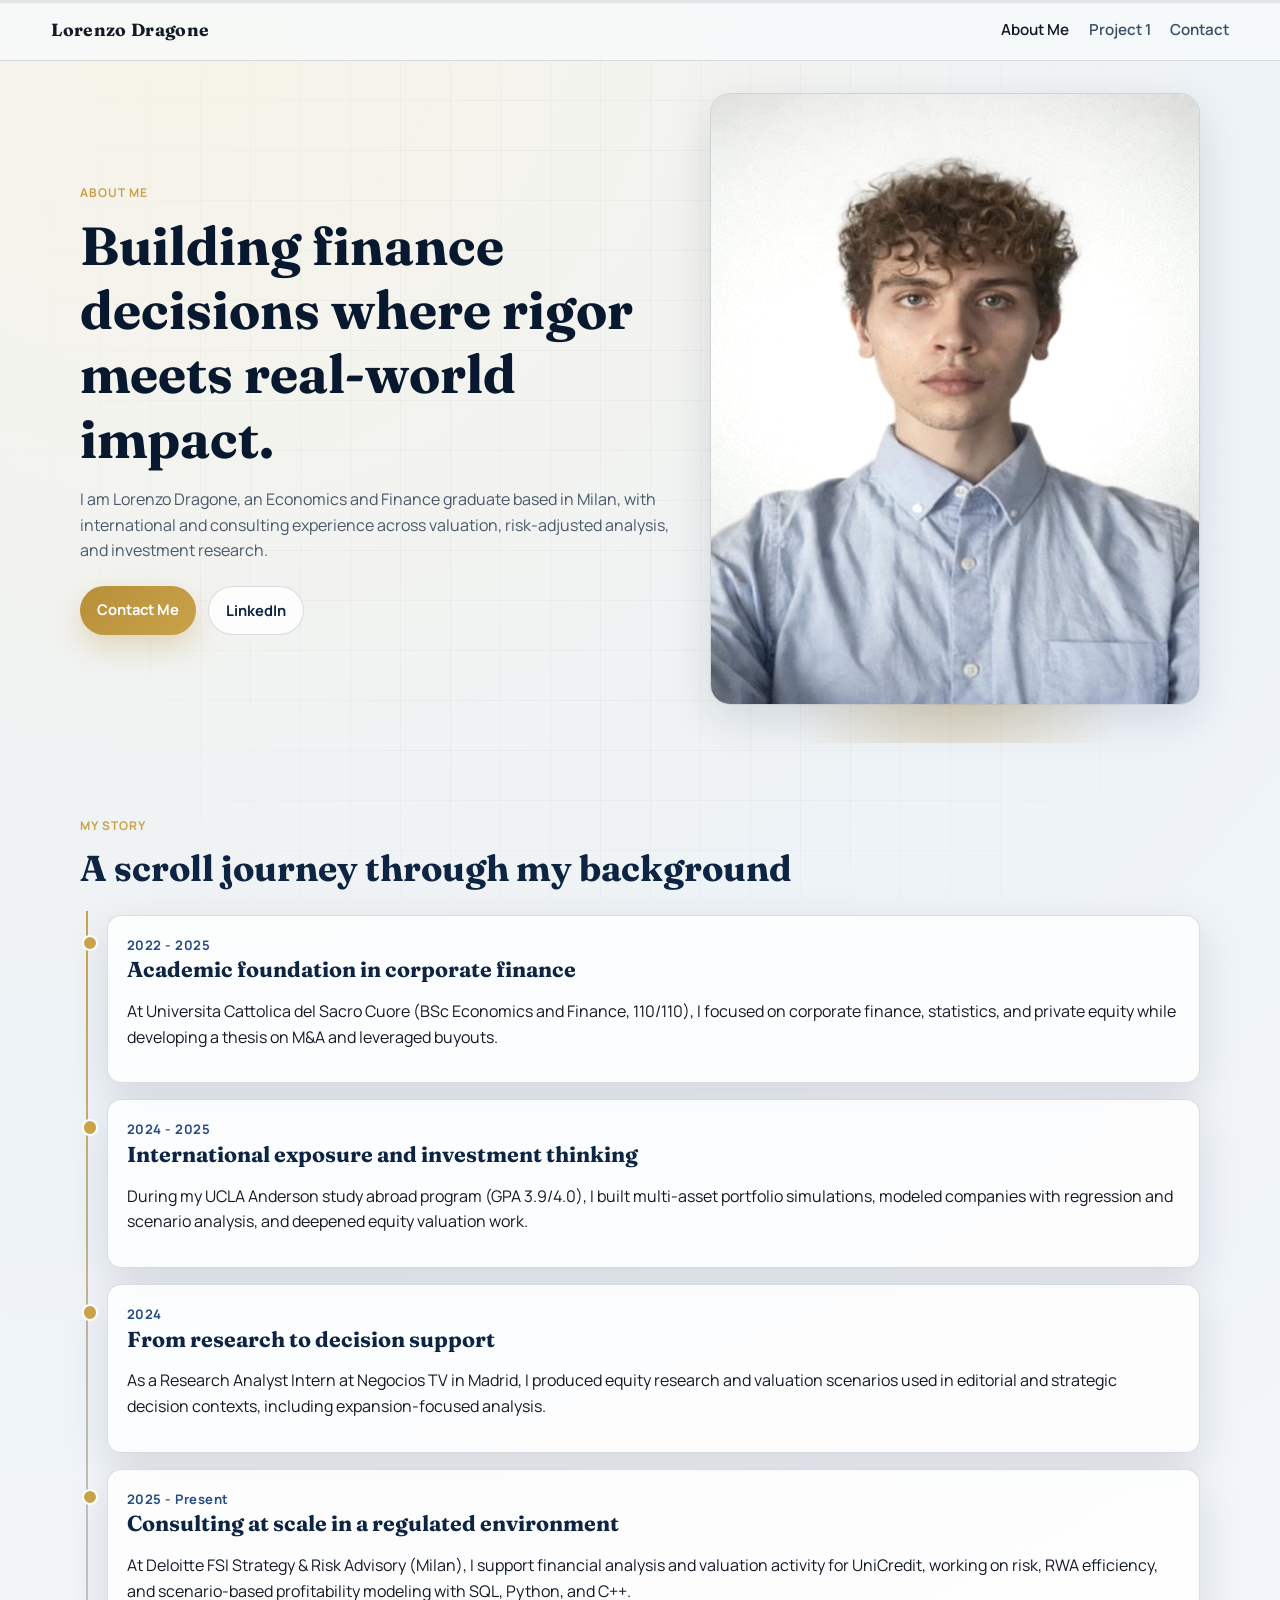
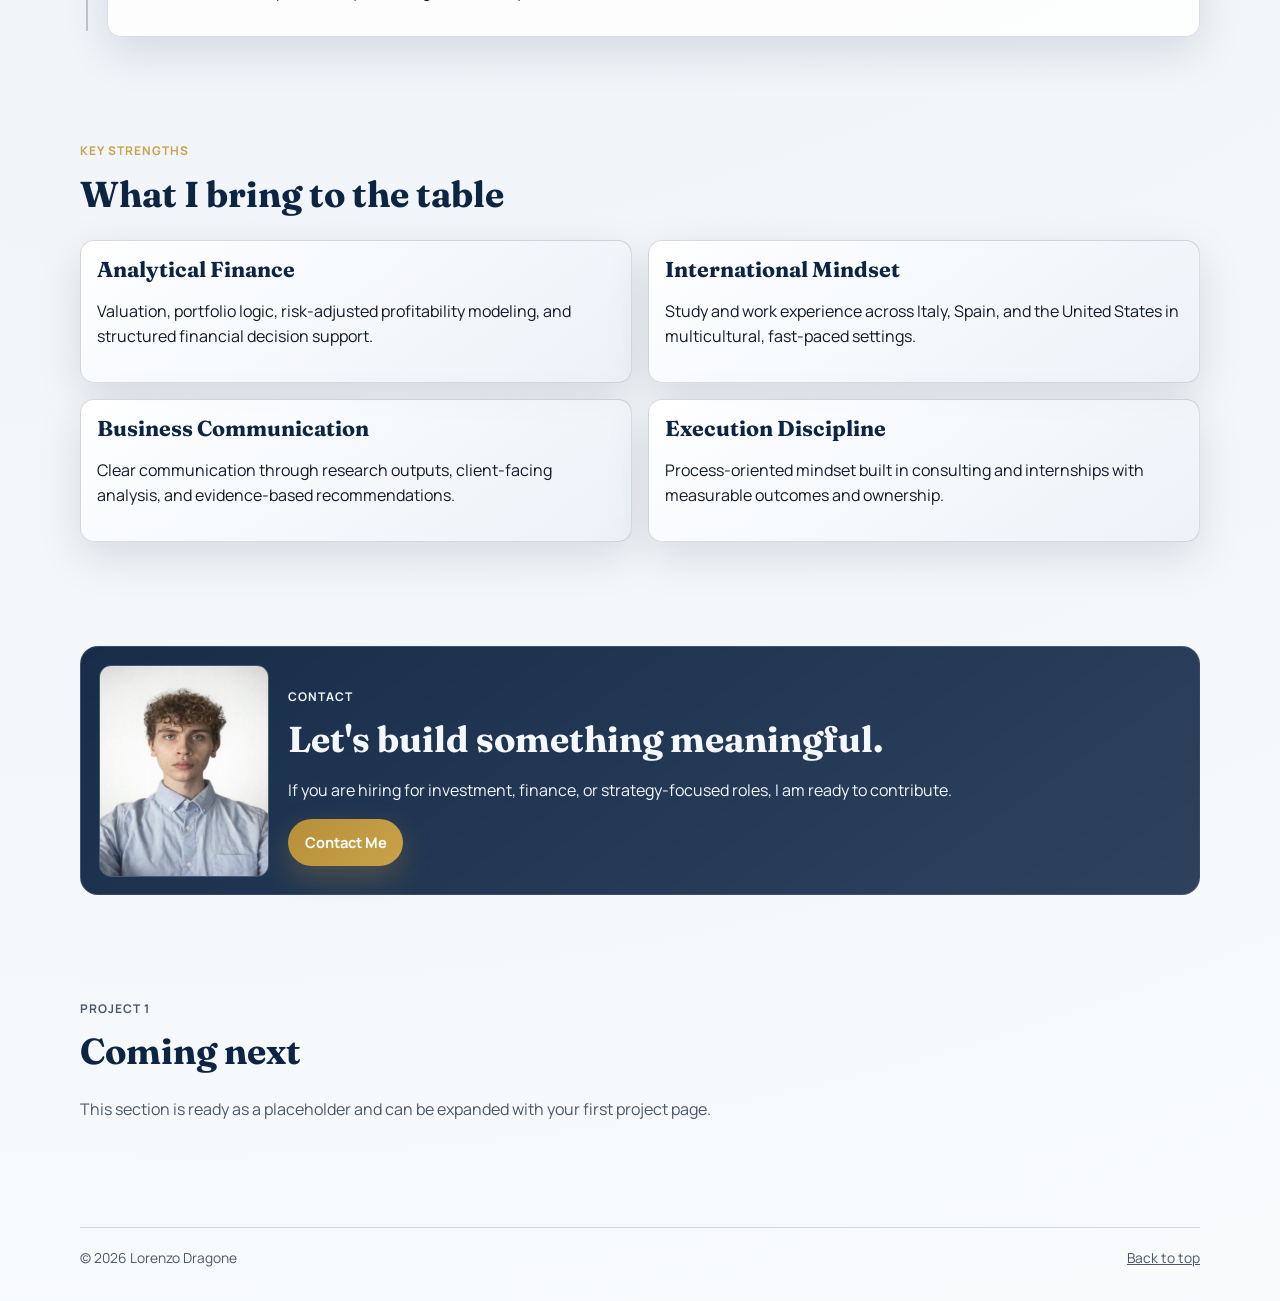
<file: index.html>
<!doctype html>
<html lang="en">
<head>
  <meta charset="UTF-8">
  <meta name="viewport" content="width=device-width, initial-scale=1.0">
  <meta name="description" content="Lorenzo Dragone | About Me">
  <title>Lorenzo Dragone | About Me</title>
  <link rel="preconnect" href="https://fonts.googleapis.com">
  <link rel="preconnect" href="https://fonts.gstatic.com" crossorigin>
  <link href="https://fonts.googleapis.com/css2?family=Fraunces:opsz,wght@9..144,600;9..144,700&family=Manrope:wght@400;500;600;700&display=swap" rel="stylesheet">
  <link rel="stylesheet" href="styles.css">
</head>
<body>
  <div class="bg-grid" aria-hidden="true"></div>
  <div class="progress-wrap" aria-hidden="true"><span id="scroll-progress"></span></div>

  <header class="site-header" id="top">
    <div class="brand">Lorenzo Dragone</div>
    <nav>
      <a href="#about" class="nav-link">About Me</a>
      <a href="#project-1" class="nav-link nav-project">Project 1</a>
      <a href="#contact" class="nav-link">Contact</a>
    </nav>
  </header>

  <main>
    <section class="hero" id="about">
      <div class="hero-copy reveal">
        <p class="eyebrow">About Me</p>
        <h1>Building finance decisions where rigor meets real-world impact.</h1>
        <p class="lead">
          I am Lorenzo Dragone, an Economics and Finance graduate based in Milan, with international and consulting experience across valuation,
          risk-adjusted analysis, and investment research.
        </p>
        <div class="hero-actions">
          <a class="btn-primary" href="mailto:dragonelorenzo5@gmail.com">Contact Me</a>
          <a class="btn-secondary" href="https://www.linkedin.com/in/lorenzo-dragone-a11a33207/" target="_blank" rel="noreferrer">LinkedIn</a>
        </div>
      </div>
      <figure class="hero-photo reveal">
        <img src="assets/images/lorenzo-hero.jpg" alt="Portrait of Lorenzo Dragone">
      </figure>
    </section>

    <section class="story" id="story">
      <div class="section-head reveal">
        <p class="eyebrow">My Story</p>
        <h2>A scroll journey through my background</h2>
      </div>

      <article class="story-step reveal" data-step>
        <span class="step-year">2022 - 2025</span>
        <h3>Academic foundation in corporate finance</h3>
        <p>
          At Universita Cattolica del Sacro Cuore (BSc Economics and Finance, 110/110), I focused on corporate finance, statistics, and private
          equity while developing a thesis on M&amp;A and leveraged buyouts.
        </p>
      </article>

      <article class="story-step reveal" data-step>
        <span class="step-year">2024 - 2025</span>
        <h3>International exposure and investment thinking</h3>
        <p>
          During my UCLA Anderson study abroad program (GPA 3.9/4.0), I built multi-asset portfolio simulations, modeled companies with regression and
          scenario analysis, and deepened equity valuation work.
        </p>
      </article>

      <article class="story-step reveal" data-step>
        <span class="step-year">2024</span>
        <h3>From research to decision support</h3>
        <p>
          As a Research Analyst Intern at Negocios TV in Madrid, I produced equity research and valuation scenarios used in editorial and strategic
          decision contexts, including expansion-focused analysis.
        </p>
      </article>

      <article class="story-step reveal" data-step>
        <span class="step-year">2025 - Present</span>
        <h3>Consulting at scale in a regulated environment</h3>
        <p>
          At Deloitte FSI Strategy &amp; Risk Advisory (Milan), I support financial analysis and valuation activity for UniCredit, working on risk,
          RWA efficiency, and scenario-based profitability modeling with SQL, Python, and C++.
        </p>
      </article>
    </section>

    <section class="strengths" id="strengths">
      <div class="section-head reveal">
        <p class="eyebrow">Key Strengths</p>
        <h2>What I bring to the table</h2>
      </div>

      <div class="card-grid">
        <article class="strength-card reveal">
          <h3>Analytical Finance</h3>
          <p>Valuation, portfolio logic, risk-adjusted profitability modeling, and structured financial decision support.</p>
        </article>
        <article class="strength-card reveal">
          <h3>International Mindset</h3>
          <p>Study and work experience across Italy, Spain, and the United States in multicultural, fast-paced settings.</p>
        </article>
        <article class="strength-card reveal">
          <h3>Business Communication</h3>
          <p>Clear communication through research outputs, client-facing analysis, and evidence-based recommendations.</p>
        </article>
        <article class="strength-card reveal">
          <h3>Execution Discipline</h3>
          <p>Process-oriented mindset built in consulting and internships with measurable outcomes and ownership.</p>
        </article>
      </div>
    </section>

    <section class="contact" id="contact">
      <div class="contact-panel reveal">
        <img src="assets/images/lorenzo-profile.jpg" alt="Lorenzo Dragone profile" class="contact-photo">
        <div>
          <p class="eyebrow">Contact</p>
          <h2>Let&apos;s build something meaningful.</h2>
          <p>If you are hiring for investment, finance, or strategy-focused roles, I am ready to contribute.</p>
          <a class="btn-primary" href="mailto:dragonelorenzo5@gmail.com">Contact Me</a>
        </div>
      </div>
    </section>

    <section class="project" id="project-1" aria-label="Project 1 placeholder">
      <div class="section-head reveal">
        <p class="eyebrow">Project 1</p>
        <h2>Coming next</h2>
      </div>
      <p class="reveal">This section is ready as a placeholder and can be expanded with your first project page.</p>
    </section>
  </main>

  <footer class="site-footer">
    <span>© 2026 Lorenzo Dragone</span>
    <a href="#top">Back to top</a>
  </footer>

  <script src="script.js"></script>
</body>
</html>
</file>
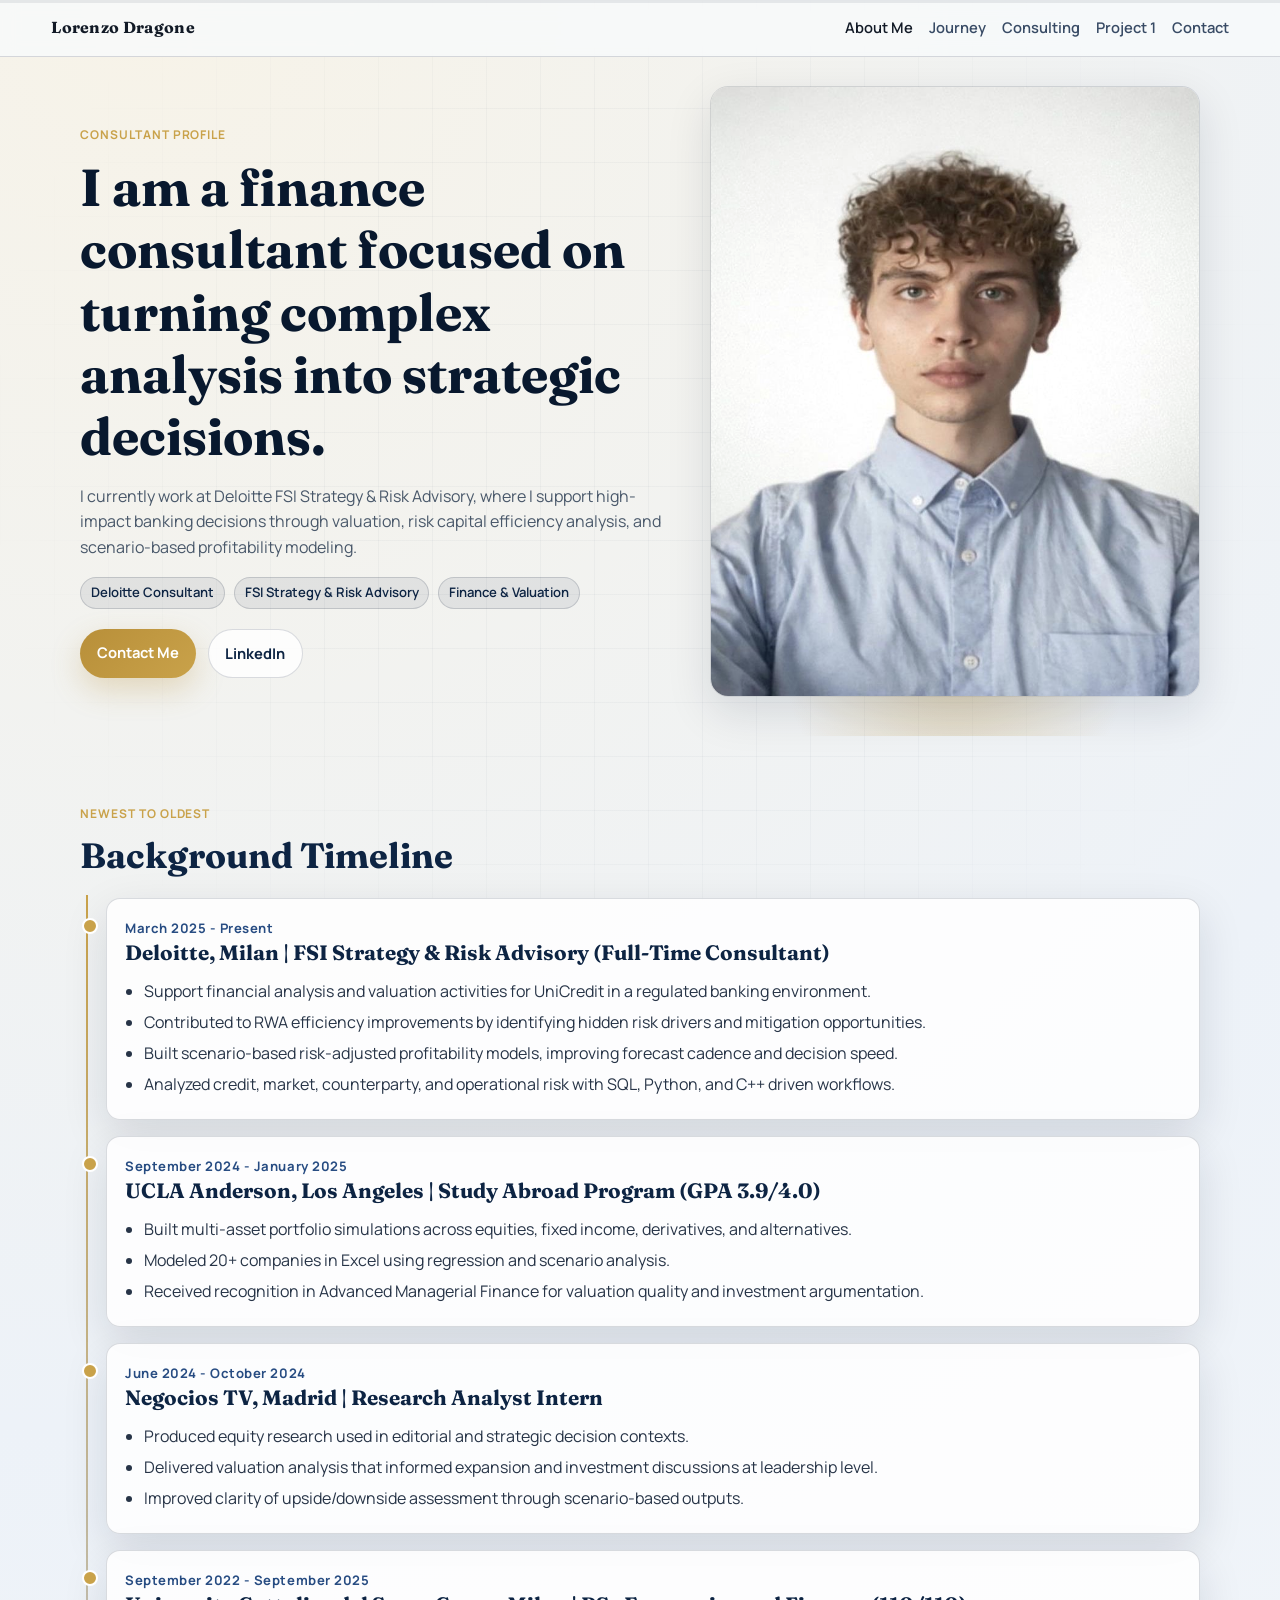
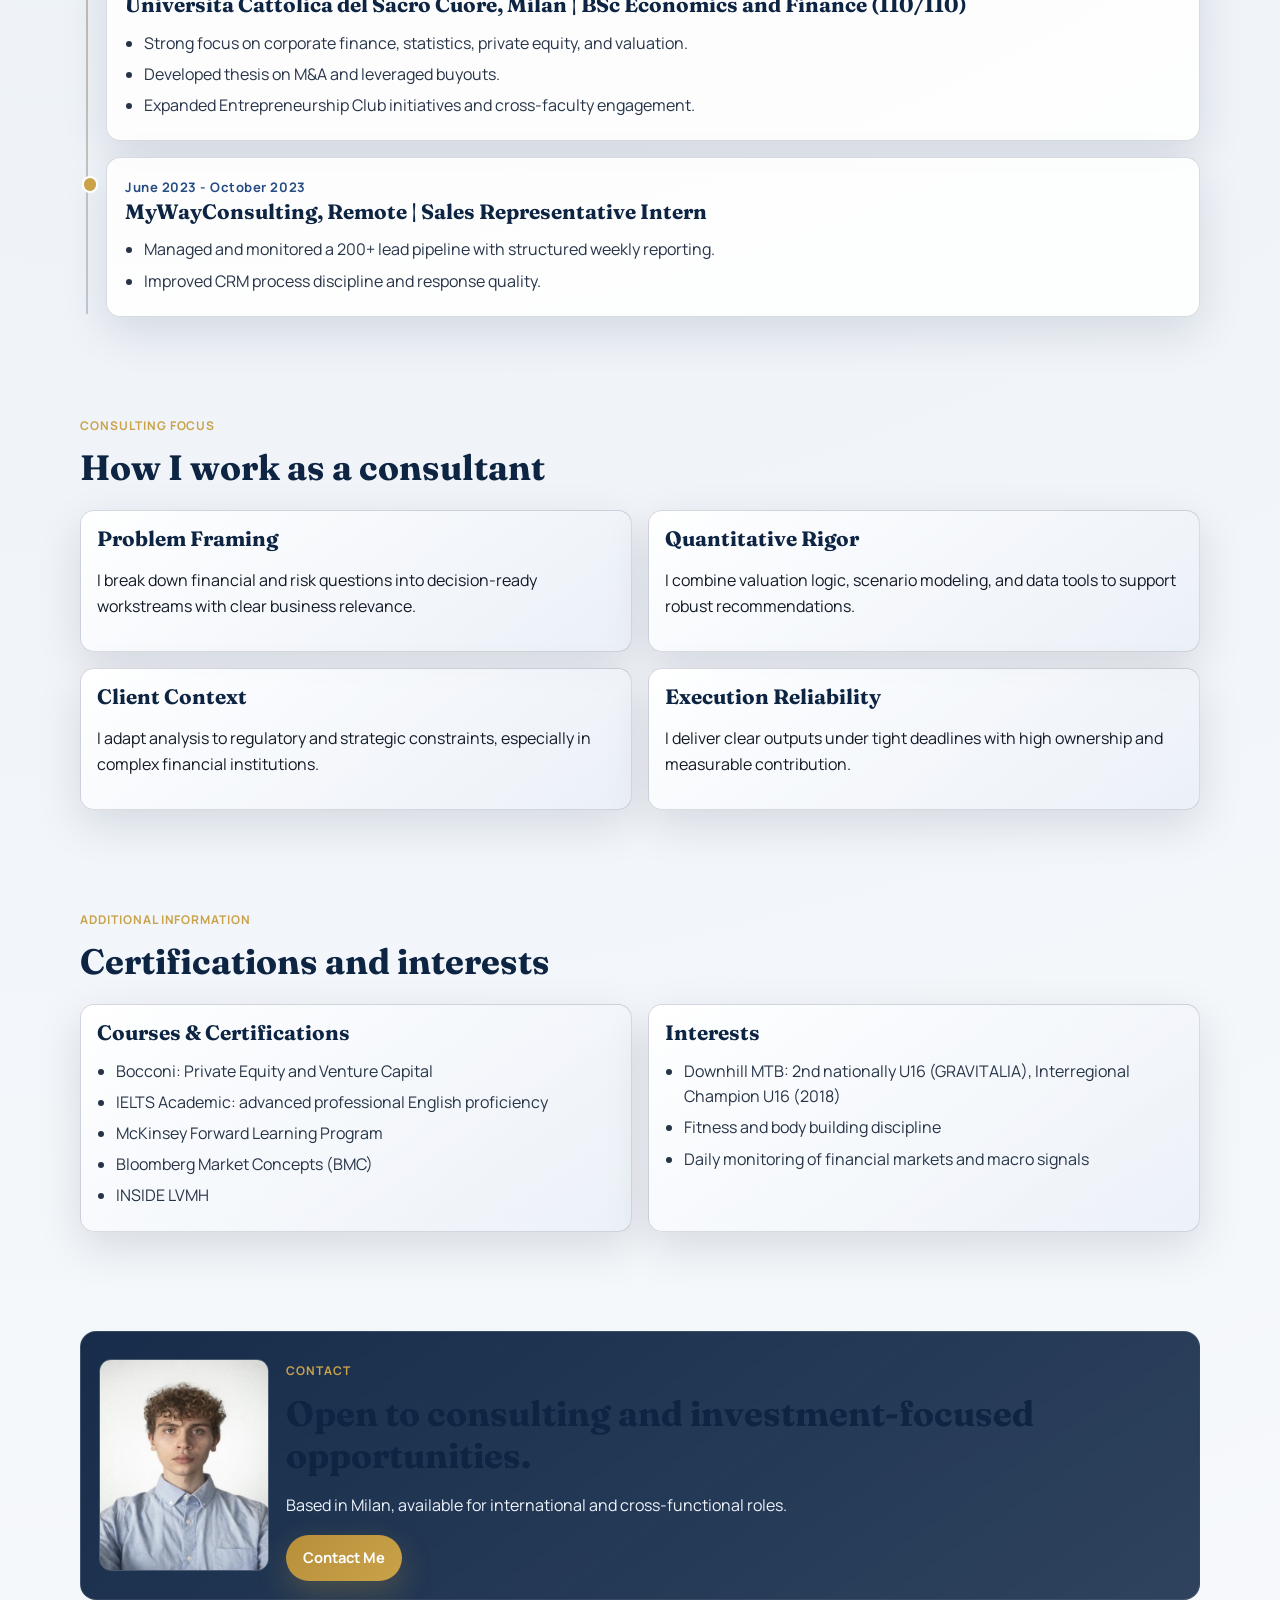
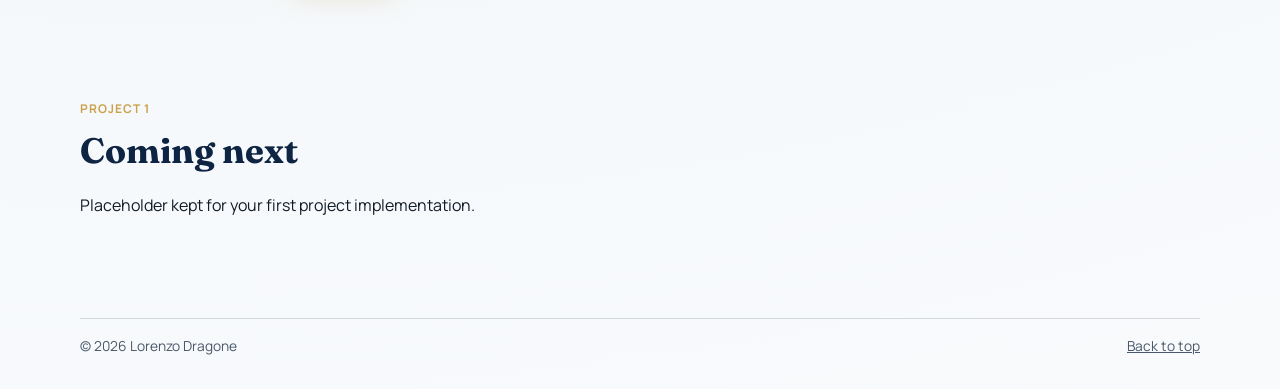
<file: index-v2.html>
<!doctype html>
<html lang="en">
<head>
  <meta charset="UTF-8">
  <meta name="viewport" content="width=device-width, initial-scale=1.0">
  <meta name="description" content="Lorenzo Dragone | Consultant Profile">
  <title>Lorenzo Dragone | Consultant Profile</title>
  <link rel="preconnect" href="https://fonts.googleapis.com">
  <link rel="preconnect" href="https://fonts.gstatic.com" crossorigin>
  <link href="https://fonts.googleapis.com/css2?family=Fraunces:opsz,wght@9..144,600;9..144,700&family=Manrope:wght@400;500;600;700&display=swap" rel="stylesheet">
  <link rel="stylesheet" href="styles-v2.css">
</head>
<body>
  <div class="bg-grid" aria-hidden="true"></div>
  <div class="progress-wrap" aria-hidden="true"><span id="scroll-progress"></span></div>

  <header class="site-header" id="top">
    <div class="brand">Lorenzo Dragone</div>
    <nav>
      <a href="#about" class="nav-link">About Me</a>
      <a href="#timeline" class="nav-link">Journey</a>
      <a href="#consulting" class="nav-link">Consulting</a>
      <a href="#project-1" class="nav-link nav-project">Project 1</a>
      <a href="#contact" class="nav-link">Contact</a>
    </nav>
  </header>

  <main>
    <section class="hero" id="about">
      <div class="hero-copy reveal">
        <p class="eyebrow">Consultant Profile</p>
        <h1>I am a finance consultant focused on turning complex analysis into strategic decisions.</h1>
        <p class="lead">
          I currently work at Deloitte FSI Strategy &amp; Risk Advisory, where I support high-impact banking decisions through valuation,
          risk capital efficiency analysis, and scenario-based profitability modeling.
        </p>
        <div class="hero-badges">
          <span>Deloitte Consultant</span>
          <span>FSI Strategy &amp; Risk Advisory</span>
          <span>Finance &amp; Valuation</span>
        </div>
        <div class="hero-actions">
          <a class="btn-primary" href="mailto:dragonelorenzo5@gmail.com">Contact Me</a>
          <a class="btn-secondary" href="https://www.linkedin.com/in/lorenzo-dragone-a11a33207/" target="_blank" rel="noreferrer">LinkedIn</a>
        </div>
      </div>
      <figure class="hero-photo reveal">
        <img src="assets/images/lorenzo-hero.jpg" alt="Portrait of Lorenzo Dragone">
      </figure>
    </section>

    <section class="timeline" id="timeline">
      <div class="section-head reveal">
        <p class="eyebrow">Newest to Oldest</p>
        <h2>Background Timeline</h2>
      </div>

      <article class="story-step reveal">
        <span class="step-year">March 2025 - Present</span>
        <h3>Deloitte, Milan | FSI Strategy &amp; Risk Advisory (Full-Time Consultant)</h3>
        <ul>
          <li>Support financial analysis and valuation activities for UniCredit in a regulated banking environment.</li>
          <li>Contributed to RWA efficiency improvements by identifying hidden risk drivers and mitigation opportunities.</li>
          <li>Built scenario-based risk-adjusted profitability models, improving forecast cadence and decision speed.</li>
          <li>Analyzed credit, market, counterparty, and operational risk with SQL, Python, and C++ driven workflows.</li>
        </ul>
      </article>

      <article class="story-step reveal">
        <span class="step-year">September 2024 - January 2025</span>
        <h3>UCLA Anderson, Los Angeles | Study Abroad Program (GPA 3.9/4.0)</h3>
        <ul>
          <li>Built multi-asset portfolio simulations across equities, fixed income, derivatives, and alternatives.</li>
          <li>Modeled 20+ companies in Excel using regression and scenario analysis.</li>
          <li>Received recognition in Advanced Managerial Finance for valuation quality and investment argumentation.</li>
        </ul>
      </article>

      <article class="story-step reveal">
        <span class="step-year">June 2024 - October 2024</span>
        <h3>Negocios TV, Madrid | Research Analyst Intern</h3>
        <ul>
          <li>Produced equity research used in editorial and strategic decision contexts.</li>
          <li>Delivered valuation analysis that informed expansion and investment discussions at leadership level.</li>
          <li>Improved clarity of upside/downside assessment through scenario-based outputs.</li>
        </ul>
      </article>

      <article class="story-step reveal">
        <span class="step-year">September 2022 - September 2025</span>
        <h3>Universita Cattolica del Sacro Cuore, Milan | BSc Economics and Finance (110/110)</h3>
        <ul>
          <li>Strong focus on corporate finance, statistics, private equity, and valuation.</li>
          <li>Developed thesis on M&amp;A and leveraged buyouts.</li>
          <li>Expanded Entrepreneurship Club initiatives and cross-faculty engagement.</li>
        </ul>
      </article>

      <article class="story-step reveal">
        <span class="step-year">June 2023 - October 2023</span>
        <h3>MyWayConsulting, Remote | Sales Representative Intern</h3>
        <ul>
          <li>Managed and monitored a 200+ lead pipeline with structured weekly reporting.</li>
          <li>Improved CRM process discipline and response quality.</li>
        </ul>
      </article>
    </section>

    <section class="consulting" id="consulting">
      <div class="section-head reveal">
        <p class="eyebrow">Consulting Focus</p>
        <h2>How I work as a consultant</h2>
      </div>
      <div class="card-grid">
        <article class="strength-card reveal">
          <h3>Problem Framing</h3>
          <p>I break down financial and risk questions into decision-ready workstreams with clear business relevance.</p>
        </article>
        <article class="strength-card reveal">
          <h3>Quantitative Rigor</h3>
          <p>I combine valuation logic, scenario modeling, and data tools to support robust recommendations.</p>
        </article>
        <article class="strength-card reveal">
          <h3>Client Context</h3>
          <p>I adapt analysis to regulatory and strategic constraints, especially in complex financial institutions.</p>
        </article>
        <article class="strength-card reveal">
          <h3>Execution Reliability</h3>
          <p>I deliver clear outputs under tight deadlines with high ownership and measurable contribution.</p>
        </article>
      </div>
    </section>

    <section class="extras" id="extras">
      <div class="section-head reveal">
        <p class="eyebrow">Additional Information</p>
        <h2>Certifications and interests</h2>
      </div>
      <div class="two-col">
        <article class="panel reveal">
          <h3>Courses &amp; Certifications</h3>
          <ul>
            <li>Bocconi: Private Equity and Venture Capital</li>
            <li>IELTS Academic: advanced professional English proficiency</li>
            <li>McKinsey Forward Learning Program</li>
            <li>Bloomberg Market Concepts (BMC)</li>
            <li>INSIDE LVMH</li>
          </ul>
        </article>
        <article class="panel reveal">
          <h3>Interests</h3>
          <ul>
            <li>Downhill MTB: 2nd nationally U16 (GRAVITALIA), Interregional Champion U16 (2018)</li>
            <li>Fitness and body building discipline</li>
            <li>Daily monitoring of financial markets and macro signals</li>
          </ul>
        </article>
      </div>
    </section>

    <section class="contact" id="contact">
      <div class="contact-panel reveal">
        <img src="assets/images/lorenzo-profile.jpg" alt="Lorenzo Dragone profile" class="contact-photo">
        <div>
          <p class="eyebrow">Contact</p>
          <h2>Open to consulting and investment-focused opportunities.</h2>
          <p>Based in Milan, available for international and cross-functional roles.</p>
          <a class="btn-primary" href="mailto:dragonelorenzo5@gmail.com">Contact Me</a>
        </div>
      </div>
    </section>

    <section class="project" id="project-1" aria-label="Project 1 placeholder">
      <div class="section-head reveal">
        <p class="eyebrow">Project 1</p>
        <h2>Coming next</h2>
      </div>
      <p class="reveal">Placeholder kept for your first project implementation.</p>
    </section>
  </main>

  <footer class="site-footer">
    <span>© 2026 Lorenzo Dragone</span>
    <a href="#top">Back to top</a>
  </footer>

  <script src="script-v2.js"></script>
</body>
</html>
</file>
<file: styles.css>
:root {
  --navy-950: #08182e;
  --navy-900: #0d2443;
  --navy-700: #274c82;
  --slate-200: #d9e0ea;
  --paper: #f8fafc;
  --white: #ffffff;
  --gold: #c9a24a;
  --ink: #121a26;
  --muted: #4a586a;
  --border: rgba(8, 24, 46, 0.14);
  --shadow: 0 15px 45px rgba(8, 24, 46, 0.12);
}

* {
  box-sizing: border-box;
}

html {
  scroll-behavior: smooth;
}

body {
  margin: 0;
  color: var(--ink);
  background: radial-gradient(circle at 15% 0%, #f7f3e8 0%, #eef3f8 35%, #f8fafc 100%);
  font-family: "Manrope", "Segoe UI", sans-serif;
  line-height: 1.6;
}

.bg-grid {
  position: fixed;
  inset: 0;
  pointer-events: none;
  background-image:
    linear-gradient(to right, rgba(12, 36, 67, 0.03) 1px, transparent 1px),
    linear-gradient(to bottom, rgba(12, 36, 67, 0.03) 1px, transparent 1px);
  background-size: 50px 50px;
  mask-image: radial-gradient(circle at center, black 48%, transparent 85%);
  z-index: -2;
}

.progress-wrap {
  position: fixed;
  top: 0;
  left: 0;
  width: 100%;
  height: 3px;
  background: rgba(8, 24, 46, 0.08);
  z-index: 15;
}

.progress-wrap span {
  display: block;
  height: 100%;
  width: 0;
  background: linear-gradient(90deg, var(--gold), #f5d98f);
}

.site-header {
  position: sticky;
  top: 0;
  z-index: 10;
  margin: 0 auto;
  padding: 1rem 4vw;
  display: flex;
  justify-content: space-between;
  align-items: center;
  background: rgba(248, 250, 252, 0.78);
  backdrop-filter: blur(10px);
  border-bottom: 1px solid var(--border);
}

.brand {
  font-family: "Fraunces", Georgia, serif;
  font-size: 1.1rem;
  font-weight: 700;
  letter-spacing: 0.02em;
}

nav {
  display: flex;
  gap: 1.2rem;
}

.nav-link {
  color: var(--navy-900);
  text-decoration: none;
  font-weight: 600;
  font-size: 0.95rem;
  opacity: 0.8;
  transition: opacity 0.3s ease, color 0.3s ease;
}

.nav-link:hover,
.nav-link.active {
  opacity: 1;
  color: var(--ink);
}

main {
  width: min(1120px, 92vw);
  margin: 2rem auto 4rem;
}

section {
  margin: 0 0 6.5rem;
}

.hero {
  display: grid;
  grid-template-columns: 1.1fr 0.9fr;
  gap: 2rem;
  align-items: center;
}

.eyebrow {
  color: var(--gold);
  font-weight: 700;
  letter-spacing: 0.08em;
  text-transform: uppercase;
  font-size: 0.75rem;
}

h1,
h2,
h3 {
  font-family: "Fraunces", Georgia, serif;
  line-height: 1.2;
  margin: 0 0 0.85rem;
}

h1 {
  font-size: clamp(2rem, 4.4vw, 3.35rem);
  color: var(--navy-950);
}

h2 {
  font-size: clamp(1.5rem, 3vw, 2.25rem);
  color: var(--navy-900);
}

h3 {
  font-size: clamp(1.05rem, 2vw, 1.35rem);
  color: var(--navy-900);
}

.lead {
  color: var(--muted);
  max-width: 65ch;
}

.hero-actions {
  display: flex;
  gap: 0.8rem;
  margin-top: 1.4rem;
}

.btn-primary,
.btn-secondary {
  display: inline-block;
  padding: 0.72rem 1.05rem;
  border-radius: 999px;
  text-decoration: none;
  font-weight: 700;
  font-size: 0.92rem;
  transition: transform 0.3s ease, box-shadow 0.3s ease;
}

.btn-primary {
  background: linear-gradient(135deg, #b88f39, var(--gold));
  color: var(--white);
  box-shadow: 0 12px 30px rgba(184, 143, 57, 0.3);
}

.btn-secondary {
  border: 1px solid var(--border);
  color: var(--navy-900);
  background: rgba(255, 255, 255, 0.8);
}

.btn-primary:hover,
.btn-secondary:hover {
  transform: translateY(-2px);
}

.hero-photo {
  margin: 0;
  position: relative;
}

.hero-photo::after {
  content: "";
  position: absolute;
  inset: auto 6% -5% 6%;
  height: 25%;
  background: radial-gradient(circle at center, rgba(184, 143, 57, 0.35), transparent 75%);
  z-index: -1;
}

.hero-photo img {
  width: 100%;
  border-radius: 20px;
  border: 1px solid var(--border);
  box-shadow: var(--shadow);
  filter: contrast(1.03) saturate(0.92) brightness(1.02);
}

.section-head {
  margin-bottom: 1.5rem;
}

.story {
  position: relative;
}

.story::before {
  content: "";
  position: absolute;
  left: 0.4rem;
  top: 5.9rem;
  bottom: 0.4rem;
  width: 2px;
  background: linear-gradient(var(--gold), rgba(12, 36, 67, 0.22));
}

.story-step {
  background: rgba(255, 255, 255, 0.82);
  border: 1px solid var(--border);
  margin: 1rem 0 1rem 1.7rem;
  padding: 1rem 1.15rem;
  border-radius: 14px;
  box-shadow: var(--shadow);
  position: relative;
}

.story-step::before {
  content: "";
  position: absolute;
  left: -1.65rem;
  top: 1.2rem;
  width: 0.78rem;
  height: 0.78rem;
  border-radius: 50%;
  background: var(--gold);
  border: 2px solid var(--white);
}

.step-year {
  color: var(--navy-700);
  font-size: 0.82rem;
  font-weight: 700;
  letter-spacing: 0.04em;
}

.card-grid {
  display: grid;
  grid-template-columns: repeat(2, minmax(0, 1fr));
  gap: 1rem;
}

.strength-card {
  background: linear-gradient(145deg, rgba(255, 255, 255, 0.95), rgba(233, 239, 247, 0.65));
  border: 1px solid var(--border);
  border-radius: 14px;
  padding: 1rem;
  box-shadow: var(--shadow);
}

.contact-panel {
  display: grid;
  grid-template-columns: 170px 1fr;
  gap: 1.2rem;
  align-items: center;
  background: linear-gradient(145deg, rgba(13, 36, 67, 0.96), rgba(13, 36, 67, 0.86));
  border-radius: 18px;
  padding: 1.1rem;
  color: #f4f7fb;
  border: 1px solid rgba(255, 255, 255, 0.12);
}

.contact-panel h2,
.contact-panel p {
  color: inherit;
}

.contact-photo {
  width: 100%;
  border-radius: 12px;
  border: 1px solid rgba(255, 255, 255, 0.2);
  filter: contrast(1.01) saturate(0.94);
}

.project p {
  color: var(--muted);
}

.site-footer {
  width: min(1120px, 92vw);
  margin: 0 auto 2rem;
  padding-top: 1.2rem;
  border-top: 1px solid var(--border);
  display: flex;
  justify-content: space-between;
  font-size: 0.86rem;
  color: var(--muted);
}

.site-footer a {
  color: inherit;
}

.reveal {
  opacity: 0;
  transform: translateY(18px);
  transition: opacity 0.7s ease, transform 0.7s ease;
}

.reveal.visible {
  opacity: 1;
  transform: translateY(0);
}

@media (max-width: 900px) {
  .hero,
  .contact-panel,
  .card-grid {
    grid-template-columns: 1fr;
  }

  .hero-photo {
    max-width: 420px;
  }

  .hero-actions {
    flex-wrap: wrap;
  }
}

@media (max-width: 720px) {
  main {
    margin-top: 1rem;
  }

  .site-header {
    gap: 0.8rem;
    padding: 0.8rem 4vw;
  }

  .brand {
    font-size: 1rem;
  }

  nav {
    gap: 0.8rem;
  }

  .nav-link {
    font-size: 0.85rem;
  }

  .nav-project,
  #project-1 {
    display: none;
  }
}
</file>
<file: styles-v2.css>
:root {
  --navy-950: #08182e;
  --navy-900: #0d2443;
  --navy-700: #274c82;
  --paper: #f8fafc;
  --white: #ffffff;
  --gold: #c9a24a;
  --ink: #121a26;
  --muted: #49586a;
  --border: rgba(8, 24, 46, 0.15);
  --shadow: 0 15px 45px rgba(8, 24, 46, 0.12);
}

* { box-sizing: border-box; }
html { scroll-behavior: smooth; }
body {
  margin: 0;
  color: var(--ink);
  background: radial-gradient(circle at 12% 0%, #f7f3e8 0%, #edf2f8 38%, #f8fafc 100%);
  font-family: "Manrope", "Segoe UI", sans-serif;
  line-height: 1.6;
}

.bg-grid {
  position: fixed;
  inset: 0;
  pointer-events: none;
  background-image:
    linear-gradient(to right, rgba(12, 36, 67, 0.03) 1px, transparent 1px),
    linear-gradient(to bottom, rgba(12, 36, 67, 0.03) 1px, transparent 1px);
  background-size: 54px 54px;
  mask-image: radial-gradient(circle at center, black 46%, transparent 85%);
  z-index: -2;
}

.progress-wrap {
  position: fixed;
  top: 0;
  left: 0;
  width: 100%;
  height: 3px;
  background: rgba(8, 24, 46, 0.08);
  z-index: 20;
}
.progress-wrap span {
  display: block;
  width: 0;
  height: 100%;
  background: linear-gradient(90deg, var(--gold), #f5d98f);
}

.site-header {
  position: sticky;
  top: 0;
  z-index: 12;
  margin: 0 auto;
  padding: 0.95rem 4vw;
  display: flex;
  justify-content: space-between;
  align-items: center;
  background: rgba(248, 250, 252, 0.8);
  backdrop-filter: blur(9px);
  border-bottom: 1px solid var(--border);
}
.brand {
  font-family: "Fraunces", Georgia, serif;
  font-weight: 700;
  letter-spacing: 0.02em;
}
nav { display: flex; gap: 1rem; }
.nav-link {
  color: var(--navy-900);
  text-decoration: none;
  font-weight: 600;
  font-size: 0.92rem;
  opacity: 0.82;
}
.nav-link.active,
.nav-link:hover { opacity: 1; color: var(--ink); }

main {
  width: min(1120px, 92vw);
  margin: 1.8rem auto 4rem;
}
section { margin: 0 0 6.2rem; }

.eyebrow {
  color: var(--gold);
  font-weight: 700;
  text-transform: uppercase;
  letter-spacing: 0.08em;
  font-size: 0.75rem;
}
h1, h2, h3 {
  font-family: "Fraunces", Georgia, serif;
  line-height: 1.2;
  margin: 0 0 0.8rem;
}
h1 { font-size: clamp(2rem, 4.4vw, 3.25rem); color: var(--navy-950); }
h2 { font-size: clamp(1.55rem, 3vw, 2.2rem); color: var(--navy-900); }
h3 { font-size: clamp(1.05rem, 2vw, 1.3rem); color: var(--navy-900); }

.hero {
  display: grid;
  grid-template-columns: 1.1fr 0.9fr;
  gap: 2rem;
  align-items: center;
}
.lead { color: var(--muted); max-width: 68ch; }
.hero-badges {
  display: flex;
  flex-wrap: wrap;
  gap: 0.55rem;
  margin: 1rem 0 1.3rem;
}
.hero-badges span {
  background: rgba(13, 36, 67, 0.08);
  border: 1px solid var(--border);
  color: var(--navy-900);
  border-radius: 999px;
  padding: 0.28rem 0.62rem;
  font-size: 0.82rem;
  font-weight: 600;
}
.hero-actions { display: flex; gap: 0.75rem; flex-wrap: wrap; }
.btn-primary,
.btn-secondary {
  display: inline-block;
  padding: 0.72rem 1.05rem;
  border-radius: 999px;
  font-size: 0.92rem;
  font-weight: 700;
  text-decoration: none;
}
.btn-primary {
  background: linear-gradient(135deg, #b88f39, var(--gold));
  color: var(--white);
  box-shadow: 0 12px 30px rgba(184, 143, 57, 0.28);
}
.btn-secondary {
  background: rgba(255, 255, 255, 0.82);
  color: var(--navy-900);
  border: 1px solid var(--border);
}
.hero-photo { margin: 0; position: relative; }
.hero-photo::after {
  content: "";
  position: absolute;
  inset: auto 6% -5% 6%;
  height: 25%;
  background: radial-gradient(circle at center, rgba(184, 143, 57, 0.35), transparent 75%);
  z-index: -1;
}
.hero-photo img {
  width: 100%;
  border-radius: 18px;
  border: 1px solid var(--border);
  box-shadow: var(--shadow);
  filter: contrast(1.03) saturate(0.93);
}

.section-head { margin-bottom: 1.3rem; }
.timeline { position: relative; }
.timeline::before {
  content: "";
  position: absolute;
  left: 0.4rem;
  top: 5.7rem;
  bottom: 0.2rem;
  width: 2px;
  background: linear-gradient(var(--gold), rgba(12, 36, 67, 0.2));
}
.story-step {
  margin: 0 0 1rem 1.65rem;
  background: rgba(255, 255, 255, 0.84);
  border: 1px solid var(--border);
  border-radius: 14px;
  padding: 1rem 1.1rem;
  box-shadow: var(--shadow);
  position: relative;
}
.story-step::before {
  content: "";
  position: absolute;
  left: -1.6rem;
  top: 1.15rem;
  width: 0.78rem;
  height: 0.78rem;
  border-radius: 50%;
  background: var(--gold);
  border: 2px solid var(--white);
}
.step-year {
  color: var(--navy-700);
  font-size: 0.82rem;
  font-weight: 700;
  letter-spacing: 0.04em;
}
ul { margin: 0.5rem 0 0; padding-left: 1.2rem; }
li { margin-bottom: 0.35rem; color: #273447; }

.card-grid {
  display: grid;
  grid-template-columns: repeat(2, minmax(0, 1fr));
  gap: 1rem;
}
.strength-card,
.panel {
  background: linear-gradient(145deg, rgba(255, 255, 255, 0.95), rgba(232, 238, 247, 0.68));
  border: 1px solid var(--border);
  border-radius: 14px;
  padding: 1rem;
  box-shadow: var(--shadow);
}
.two-col {
  display: grid;
  grid-template-columns: repeat(2, minmax(0, 1fr));
  gap: 1rem;
}

.contact-panel {
  display: grid;
  grid-template-columns: 170px 1fr;
  gap: 1.1rem;
  align-items: center;
  background: linear-gradient(145deg, rgba(13, 36, 67, 0.96), rgba(13, 36, 67, 0.86));
  border: 1px solid rgba(255, 255, 255, 0.1);
  border-radius: 16px;
  color: #eff4fb;
  padding: 1.1rem;
}
.contact-photo {
  width: 100%;
  border-radius: 12px;
  border: 1px solid rgba(255, 255, 255, 0.2);
}

.site-footer {
  width: min(1120px, 92vw);
  margin: 0 auto 2rem;
  padding-top: 1rem;
  border-top: 1px solid var(--border);
  display: flex;
  justify-content: space-between;
  color: var(--muted);
  font-size: 0.86rem;
}
.site-footer a { color: inherit; }

.reveal {
  opacity: 0;
  transform: translateY(16px);
  transition: opacity 0.7s ease, transform 0.7s ease;
}
.reveal.visible {
  opacity: 1;
  transform: translateY(0);
}

@media (max-width: 900px) {
  .hero,
  .card-grid,
  .two-col,
  .contact-panel { grid-template-columns: 1fr; }
  .hero-photo { max-width: 420px; }
}

@media (max-width: 760px) {
  .nav-project,
  #project-1 { display: none; }
  nav { gap: 0.75rem; }
  .nav-link { font-size: 0.82rem; }
}
</file>
